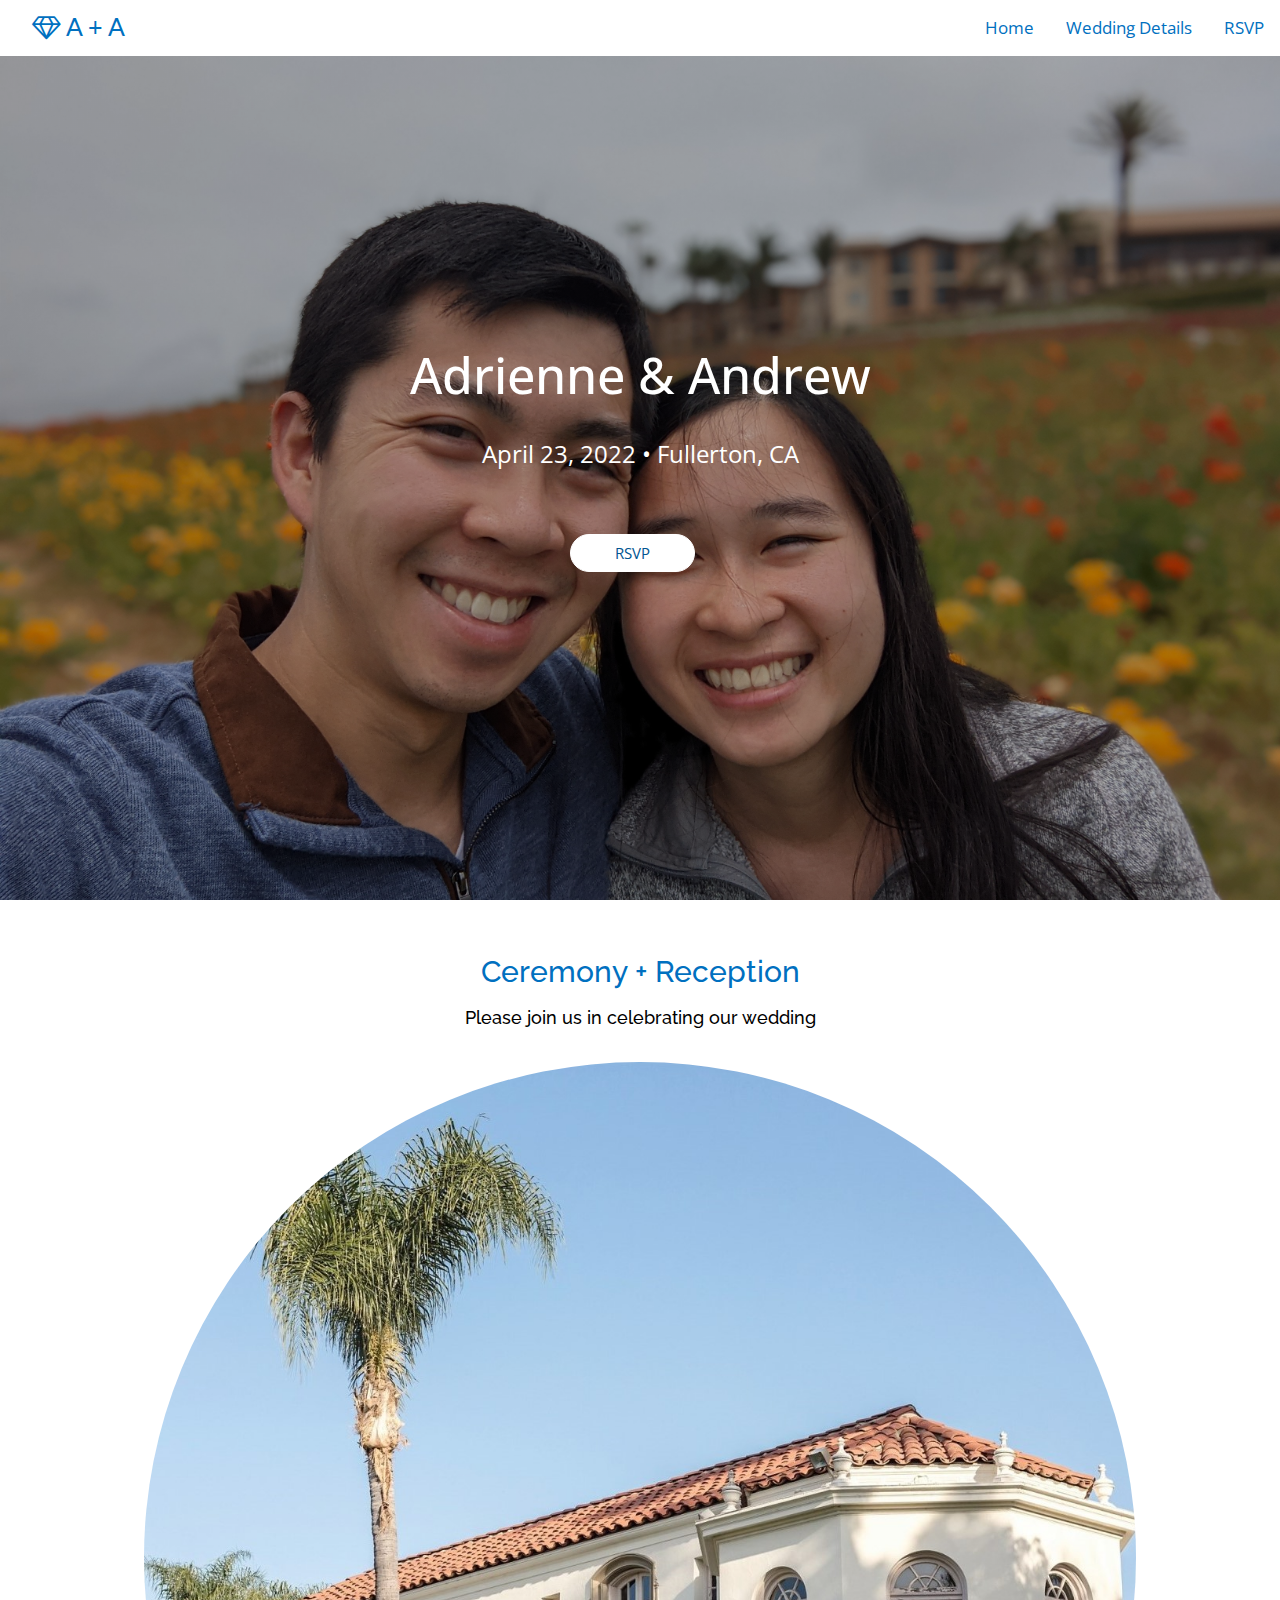
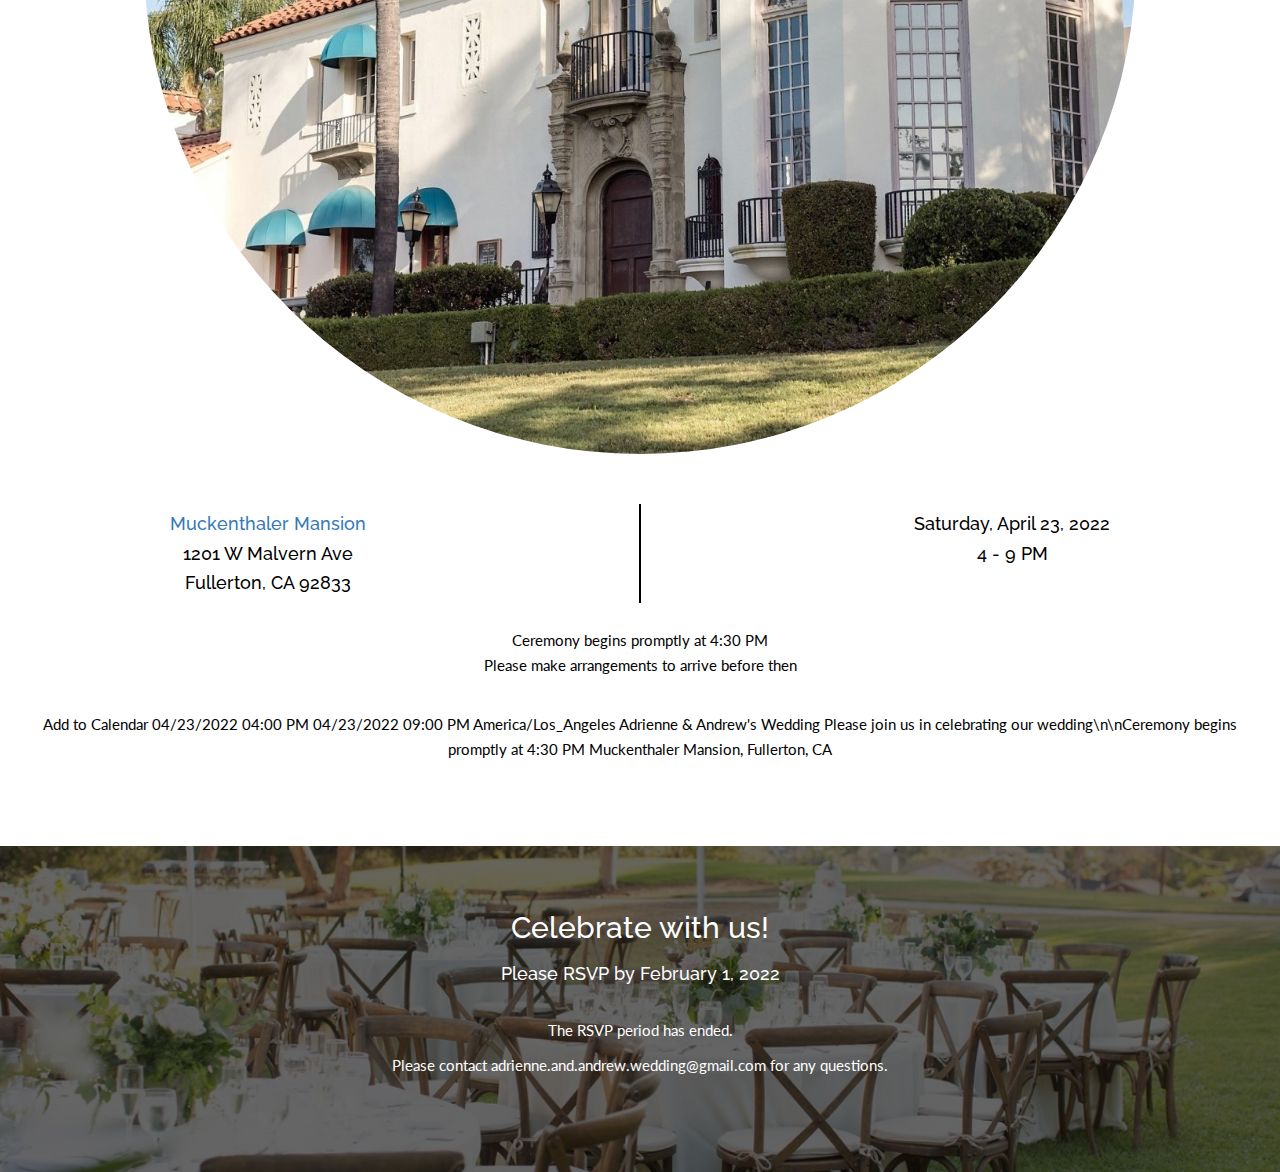
<file: index.html>
<!DOCTYPE html> 
<html lang="en">
<head>
    <meta name="viewport" content="width=device-width, initial-scale=1.0">
    <meta name="author" content="Adrienne Mok">
    <meta name="description" content="Adrienne & Andrew's Wedding">
    <meta name="robots" content="noindex, nofollow" />
    
    <title>Adrienne &amp; Andrew</title>

    <!-- FONT LINK -->
    <link href="https://fonts.googleapis.com/css?family=Open+Sans:300,600,700" rel="stylesheet" type="text/css">
    <link href='https://fonts.googleapis.com/css?family=Raleway:400,700|Lato:400,700' rel='stylesheet' type='text/css'>
    
    <!--WEBSITE ICON -->
    <link rel="SHORTCUT ICON" href="favicon.png" sizes="any" />
    
    <!-- STUFF FOR BOOTSTRAP -->
    <link href="https://maxcdn.bootstrapcdn.com/bootstrap/3.3.5/css/bootstrap.min.css" rel="stylesheet" type="text/css">

    <script src="https://ajax.googleapis.com/ajax/libs/jquery/1.11.3/jquery.min.js"></script>
    <script src="https://maxcdn.bootstrapcdn.com/bootstrap/3.3.5/js/bootstrap.min.js"></script>
    <script type="text/javascript" src="script.js"></script>
    <link rel="stylesheet" href="https://cdnjs.cloudflare.com/ajax/libs/font-awesome/4.4.0/css/font-awesome.min.css" type="text/css">

    <!-- OUR OWN STYLESHEET -->
    <link href="yourwebsite.css" rel="stylesheet" type="text/css">
    
    <!-- STYLING FOR CAROUSEL -->
    <style type="text/css">
    .carousel-inner > .item > img,
    .carousel-inner > .item > a > img 
    {
        width: 70%;
        margin: auto;
    }
    </style>
    
    
    <!-- AddEvent script -->
    <script type="text/javascript" src="https://addevent.com/libs/atc/1.6.1/atc.min.js" async defer></script>

</head>

    
<body> 
    <a id="home">
    <div class="scroll-hint"></div>
    <div class="bg"></div>
 
        

        
<div class="topnav">
  <a class="topnav-title" href="#home"><i class="fa fa-diamond" aria-hidden="true"></i> A + A</a>

  <div id="myLinks" class="topnav-right">
    <a href="#home">Home</a>
    <a href="#venue">Wedding Details</a>
    <a href="#rsvp">RSVP</a>
  </div>
</div>    
    
<header>
    <h1>Adrienne &amp; Andrew</h1>
    <p>April 23, 2022 &bull; Fullerton, CA</p>
    <p></p>
    <p></p>
    <p></p>
    <p></p>
    <p></p>
 
    <a class="btn btn-clear btn-sm btn-min-block"
href="#rsvp">RSVP</a> 
</header>
    


<div class="venue-section">
    <div id="venue" class="container">
        <br>
        <!-- <h2>Wedding Details</h2> -->
        <h2>Ceremony + Reception</h2>
        <h4>Please join us in celebrating our wedding</h4>
        <br>
        <!-- <br> -->
        <a href="https://goo.gl/maps/821CCMiCF3EXBsYPA" target="_blank"><img src="mucky1.jpg" class="img-circle" id='venue-pic'></a>
        <br>
        <br>
        <!-- <br> -->
        <!-- <h3>Ceremony + Reception</h3> -->
        <br>
        <table id='venue-info'>
            <tr>
              <td width="40%" align='center'>
                  <h4><a href="https://goo.gl/maps/821CCMiCF3EXBsYPA" target="_blank">Muckenthaler Mansion</a></h4>
                  <h4>1201 W Malvern Ave</h4>
                  <h4>Fullerton, CA 92833</h4>
              </td>
              <td width="10%"><br></td>
              <td width="10%" style='border-left: 2px solid'><br></td>
              <td width="40%" align='center' valign='top'>
                <h4>Saturday, April 23, 2022</h4>
                <h4>4 - 9 PM</h4>
              </td>
            </tr>
        </table>
        
        <br>
        <p>Ceremony begins promptly at 4:30 PM
            <br>Please make arrangements to arrive before then
        </p>
        
        <br>

        <!-- Button code -->
        <div title="Add to Calendar" class="addeventatc">
            Add to Calendar
            <span class="start">04/23/2022 04:00 PM</span>
            <span class="end">04/23/2022 09:00 PM</span>
            <span class="timezone">America/Los_Angeles</span>
            <span class="title">Adrienne &amp; Andrew's Wedding</span>
            <span class="description">Please join us in celebrating our wedding\n\nCeremony begins promptly at 4:30 PM</span>
            <span class="location">Muckenthaler Mansion, Fullerton, CA</span>
        </div>
        
    <br>
    <br>
    <br>
    </div>
</div>

    
         
 
<!--RSVP Section  -->
<div class="rsvp-section">
    <div id="rsvp" class="container">
<!--
        <br>
        <br>
        <br>
        <br>
-->
        <h2 id="h2-format">Celebrate with us!</h2>
        <h4 id="rsvp-format">Please RSVP by February 1, 2022</h4>
        
        <br>
        
        <p id='rsvp-message'>The RSVP period has ended.</p>
        <p id='rsvp-message'>Please contact adrienne.and.andrew.wedding@gmail.com for any questions.</p>
       
            <!-- <form  id="form-formatting" action="https://docs.google.com/forms/u/2/d/e/1FAIpQLSe22K7juUcqqrBEGrfPAfr8eeBXQh-c_T6RhqK95xWnXdmsVg/formResponse" method="post">

                <div class="form-row">
                    <div class="col-xs-6" id='fname-format'>
                        <label id="label-format" for="first-name">Name<span class="required" aria-hidden="true">*</span></label><br>
                        <input id="first-name" type="text" name="entry.2029133246" class="form-control" placeholder="" required>
                        <small id="hint-format" class="form-text text-muted">
                          First Name
                        </small>
                    </div>

                    <div class="col-xs-6" id='lname-format'>
                        <label id="label-format" for="last-name">&nbsp; </label><br>
                        <input id="last-name" type="text" name="entry.931778170" class="form-control" placeholder="" required>
                        <small id="hint-format" class="form-text text-muted">
                          Last Name
                        </small>
                    </div>
                </div>

                <div class="form-row">
                    <div class="col-xs-6" id='email-format'>
                        <label id="label-format" for="email">Contact Information<span class="required" aria-hidden="true">*</span></label><br>
                        <input id="email" type="email" name="entry.949463240" class="form-control" placeholder="" required>
                        <small id="hint-format" class="form-text text-muted">
                            Email
                          </small>
                    </div>

                    <div class="col-xs-6" id='cell-format'>
                        <label id="label-format" for="cell">&nbsp; </label><br>
                        <input id="cell" type="tel" name="entry.1997485385" class="form-control" placeholder="" required>
                        <small id="hint-format" class="form-text text-muted">
                            Cell
                        </small>
                    </div>
                </div>
                
                <div class="form-group">
                    <label id="label-format" for="guests">Name of +1  (First & Last Name)<span class="required" aria-hidden="true">*</span></label><br>
                    <input id="guests" type="text" name="entry.124220923" class="form-control" placeholder="" required>
                </div>
                
                <div class="form-group">
                    <label id="label-format" for="comments">Food Restrictions/Other Comments</label><br>
                    <textarea class="form-control" rows="5" name="entry.1526786281" id="comments"></textarea>
                </div>
                
                <br>
                
                <div class="btn-group special btn-group-toggle btn-group-justified" data-toggle="buttons">
                    <label class="btn btn-primary"><input type="radio" name="entry.499717655" id="Attending" autocomplete="off" value="Attending" required>Attending</label>
                    <label class="btn btn-primary"><input type="radio" name="entry.499717655" id="Not Attending" autocomplete="off" value="Not Attending" required>Not Attending</label>
                </div>
                
                <br>
                <br>
                
                <button type="submit" class="btn btn-primary btn-block">Submit</button> -->

            </form>
        <br>
        <br>
        <br>
    </div>
</div>
    
    
</body>
                                                                 
</html>
</file>
<file: yourwebsite.css>
/* Add a black background color to the top navigation */
.topnav {
    background-color: white;
    overflow: hidden;
    
    position: fixed; /* Set the navbar to fixed position */
    width: 100%;  /*Full width */
}

/* Style the links inside the navigation bar */
.topnav a {
  float: left;
  color: #0070C0;
  text-align: center;
  padding: 14px 16px;
  text-decoration: none;
  font-size: 17px;
}

.topnav a.topnav-title {
  float: left;
  color: #0070C0;
  text-align: left;
  padding: 6px 0px;
  text-decoration: none;
  font-size: 25px;
}

/* Change the color of links on hover */
.topnav-right a:hover {
/*  background-color: #ddd;*/
  text-decoration: underline; 
/*  color: black;*/
}

/* Add a color to the active/current link */
/*
.topnav a.active {
  background-color: #0070C0;
  color: white;
}
*/

/* Right-aligned section inside the top navigation */
.topnav-right {
  float: right;
    font-family: 'Open Sans', sans-serif;
}




html, body{
    color:#000000; font-family: 'Lato', sans-serif !important; height: 100%;
} 

body
{
    font-family: 'Lato', sans-serif;
    background: white;
    font-size: 15px;
    line-height: 1.65;
}
a {text-decoration:none;}

h2, h3, h4, strong { font-family: 'Raleway', sans-serif; margin-bottom: 20px; }
h4{ margin-bottom:10px; }
h2{ font-weight: 500; color:#0070C0; }
h3 { font-weight: 500; color:#0070C0; }

p.lead { text-align: center; color: #727878; }
p.lead a { color: #FFFFFF; text-decoration: underline; }
p.lead a:hover { text-decoration: none; }
ul.no-bullets { list-style-type: none; margin: 0px; padding: 0px; }
hr { margin: 20px 0px; border-color: #727878; opacity: 0.2; filter:alpha(opacity=20); }

.delayedText {display: none;}

/* Scroll Hint */
/*
.scroll-hint
{
    position: absolute;
    bottom: 40px;
    left: 50%;
    margin-left: -25px;
    width: 25px;
    height: 25px;
    border: 2px solid #fff;
    border-left: none;
    border-top: none;
    -moz-transform: rotate(45deg);
    -ms-transform:rotate(45deg);
    -webkit-transform: rotate(45deg);
    transform: rotate(45deg)
    
}
*/

/** Firefox scrollbar customizations **/
* {
  scrollbar-width: thin;
  scrollbar-color: #0f65a3 #f7f7f7;
}


/* Chrome/Edge/Safari Scrollbar Customizations */
body::-webkit-scrollbar {
    width: 12px;
}
 
body::-webkit-scrollbar-track {
    background:#f7f7f7;
/*    -webkit-box-shadow: inset 0 0 6px rgba(0,0,0,0.3);*/
}
 
body::-webkit-scrollbar-thumb {
  background-color: #0f65a3;
  border-radius: 20px; 
/*  outline: 1px solid #498EC2;*/
  border: 2px solid #f7f7f7;  /* creates padding around scroll thumb */
}



/* Jumbotron Stylings */
header{
    background:linear-gradient(rgba(0, 0, 0, 0.32),rgba(0, 0, 0, 0.32)), url(mainBG.jpg) no-repeat center center;
    background-size:cover;
    background-position: 0px -130px;
    background-attachment: fixed;

    height: 100vh;
    font-family: 'Open Sans', sans-serif;
    color: #FFFFFF;
    display: flex;
	flex-direction: column;
	justify-content: center;
	align-items: center;
    text-align: center;
}

header h1{
    font-size:62px;
    border-bottom: 1px solid #FFFFFF; 
    padding-bottom: 10px;
    border-bottom-color: rgba(255,255,255,0); 
    display: inline-block;
    
}

header p{
    font-size: 24px;
}

#venue-pic {
    width: 20%;
    height: 20%;
}

.venue-section .container{
    width: 100%;
    justify-content: center;
	align-items: center;
    text-align: center;
}

#venue-info {
    width: 30%;
    margin-left: auto;
    margin-right: auto;
  }




#rsvp
{
    width: 100%;
    justify-content: center;
	align-items: center;
    text-align: center;
    background:linear-gradient(rgba(0, 0, 0, 0.6),rgba(0, 0, 0, 0.6)), url(reception.jpg) no-repeat center center;
    background-size:cover !important;
    
    
    padding-top:2%;
/*    color:#09578f;*/
    color:#0070C0;
    
}

.registry-section .container
{
    width: 100%;
    justify-content: center;
	align-items: center;
    text-align: center;
}

#amazon,#target,#williams-sonoma {
    filter: brightness(0%);
    padding-bottom: 2%;
}


.btn-primary:hover{
    background-color:#09578f !important;
}

.btn-primary:active{
    background-color:#09578f !important;
    color:white;
}

.btn-primary.active{
    background-color:#09578f !important;
    color:white;
}
.btn-primary{
    background-color:white;
    color:#09578f;
/*    color:#0070C0;*/
}
/*
.btn-primary, .btn-primary:hover, .btn-primary:active, .btn-primary:visited {
    background-color: #8064A2 !important;
}
*/

#button-toggle{
    width:100%;
}

.form-row{
    padding-bottom:24%;
    
}

.form-control{
    color:#004b80;
/*    color:#0070C0;*/
}
#h2-format{
    color:white;
}

#rsvp-format{
    color:white;
}

#rsvp-message{
    color:white;
}

#form-formatting{
    text-align:left;
}

#hint-format{
    color:lightgray;
    font-size: 0.85em;
}

#label-format{
    font-weight: normal;
    font-size: 1.08em;
}

/*
input, select {width:80%;
    -webkit-box-sizing: border-box;
       -moz-box-sizing: border-box;
            box-sizing: border-box;
}
*/

#fname-format{
    padding-left:0;
    padding-right:0.5;
}

#lname-format{
    padding-left:0;
    padding-right:0;
}

#email-format{
    padding-left:0;
    padding-right:0.5;
}

#cell-format{
    padding-left:0;
    padding-right:0;
}

#label-format{
    color:white;
}

form {
/*   Center the form on the page */
  margin: 0 auto;
  width: 400px;

}


.attend-response{
    color:white;
}

#num-guests-label{
    color:white;
}

#num-guests{
/*    color:#0070C0;*/
    color:#004b80;
}

/* Button Styling */
.btn-min-block
{border-radius: 20px;
    min-width: 125px;
    line-height: 26px;
    
}
.btn-clear
{
    color: #005591;
    background-color:white;
    border-color: #FFF; margin-right: 15px;
    font-size: 15px;
    
}



.btn-clear:visited{
  color:#005591
}

.btn-clear:hover
{
    color: white;
    background-color: #004b80;
    border-color: #004b80; margin-right: 15px;
}


.item *{
    text-align: left;
}


figure {
    margin: 0;
}

.center-block {
    display: block;
    margin-right: auto;
    margin-left: auto;
}

.img-rounded {
    border-radius: 6px;
}

#outer-caption {
    text-align: center;
    margin-bottom: 40px;
}

img {
    vertical-align: middle;
}

img {
    border: 0;
}

.col-lg-1, .col-lg-10, .col-lg-11, .col-lg-12, .col-lg-2, .col-lg-3, .col-lg-4, .col-lg-5, .col-lg-6, .col-lg-7, .col-lg-8, .col-lg-9, .col-md-1, .col-md-10, .col-md-11, .col-md-12, .col-md-2, .col-md-3, .col-md-4, .col-md-5, .col-md-6, .col-md-7, .col-md-8, .col-md-9, .col-sm-1, .col-sm-10, .col-sm-11, .col-sm-12, .col-sm-2, .col-sm-3, .col-sm-4, .col-sm-5, .col-sm-6, .col-sm-7, .col-sm-8, .col-sm-9, .col-xs-1, .col-xs-10, .col-xs-11, .col-xs-12, .col-xs-2, .col-xs-3, .col-xs-4, .col-xs-5, .col-xs-6, .col-xs-7, .col-xs-8, .col-xs-9 {
    position: relative;
    min-height: 1px;
    padding-right: 15px;
    padding-left: 15px;
}


.container .container {position:absolute; width: 100%; left: 0; 
    padding-left: 20%; padding-right: 20%; 
    padding-top: 1%;}



@media (max-width: 1366px) { 
    

    
   
    header{
/*
         background:linear-gradient(rgba(0, 0, 0, 0.32),rgba(0, 0, 0, 0.32)), url(background-mobile.jpg) no-repeat center center;
        background-size:cover;
*/
            background-position: center;
        background-attachment: scroll;

    }

    

    #venue-pic {
        width: 80%;
        height: 80%;
    }

    #venue-info {
        width: 100%;
        margin-left: auto;
        margin-right: auto;
      }
    
    form {
      /*   Center the form on the page */
      margin: 0 auto;
      width: 100%;

    }
    
    #rsvp
    {
    width: 100%;
    justify-content: center;
	align-items: center;
    text-align: center;
    background:linear-gradient(rgba(0, 0, 0, 0.6),rgba(0, 0, 0, 0.6)), url(reception.jpg) no-repeat center center;
    background-size:cover;
/*    padding-top:15%;*/
    padding-top:3em;
    color:#0070C0;
    
    }
    
    .form-row{
    padding-bottom:6.5em;
    
}
    
    header h1{
    font-size:50px;
    border-bottom: 1px solid #FFFFFF; 
    padding-bottom: 20px;
    border-bottom-color: rgba(255,255,255,0); 
    display: inline-block;
    }
    
    header p{
    font-size:20;    
    }
	.jumbotron:before {
		bottom: 100px;
		left: 20px;
		right: 20px;
		top: 20px;	
	}
	.jumbotron .container { top: 20%; padding-top: 0px; }
	.jumbotron .scroll-down { width: 100%; right: 0px; }
	
	.container { padding: 10px 20px; min-width: 280px; }
    
    
}
</file>
